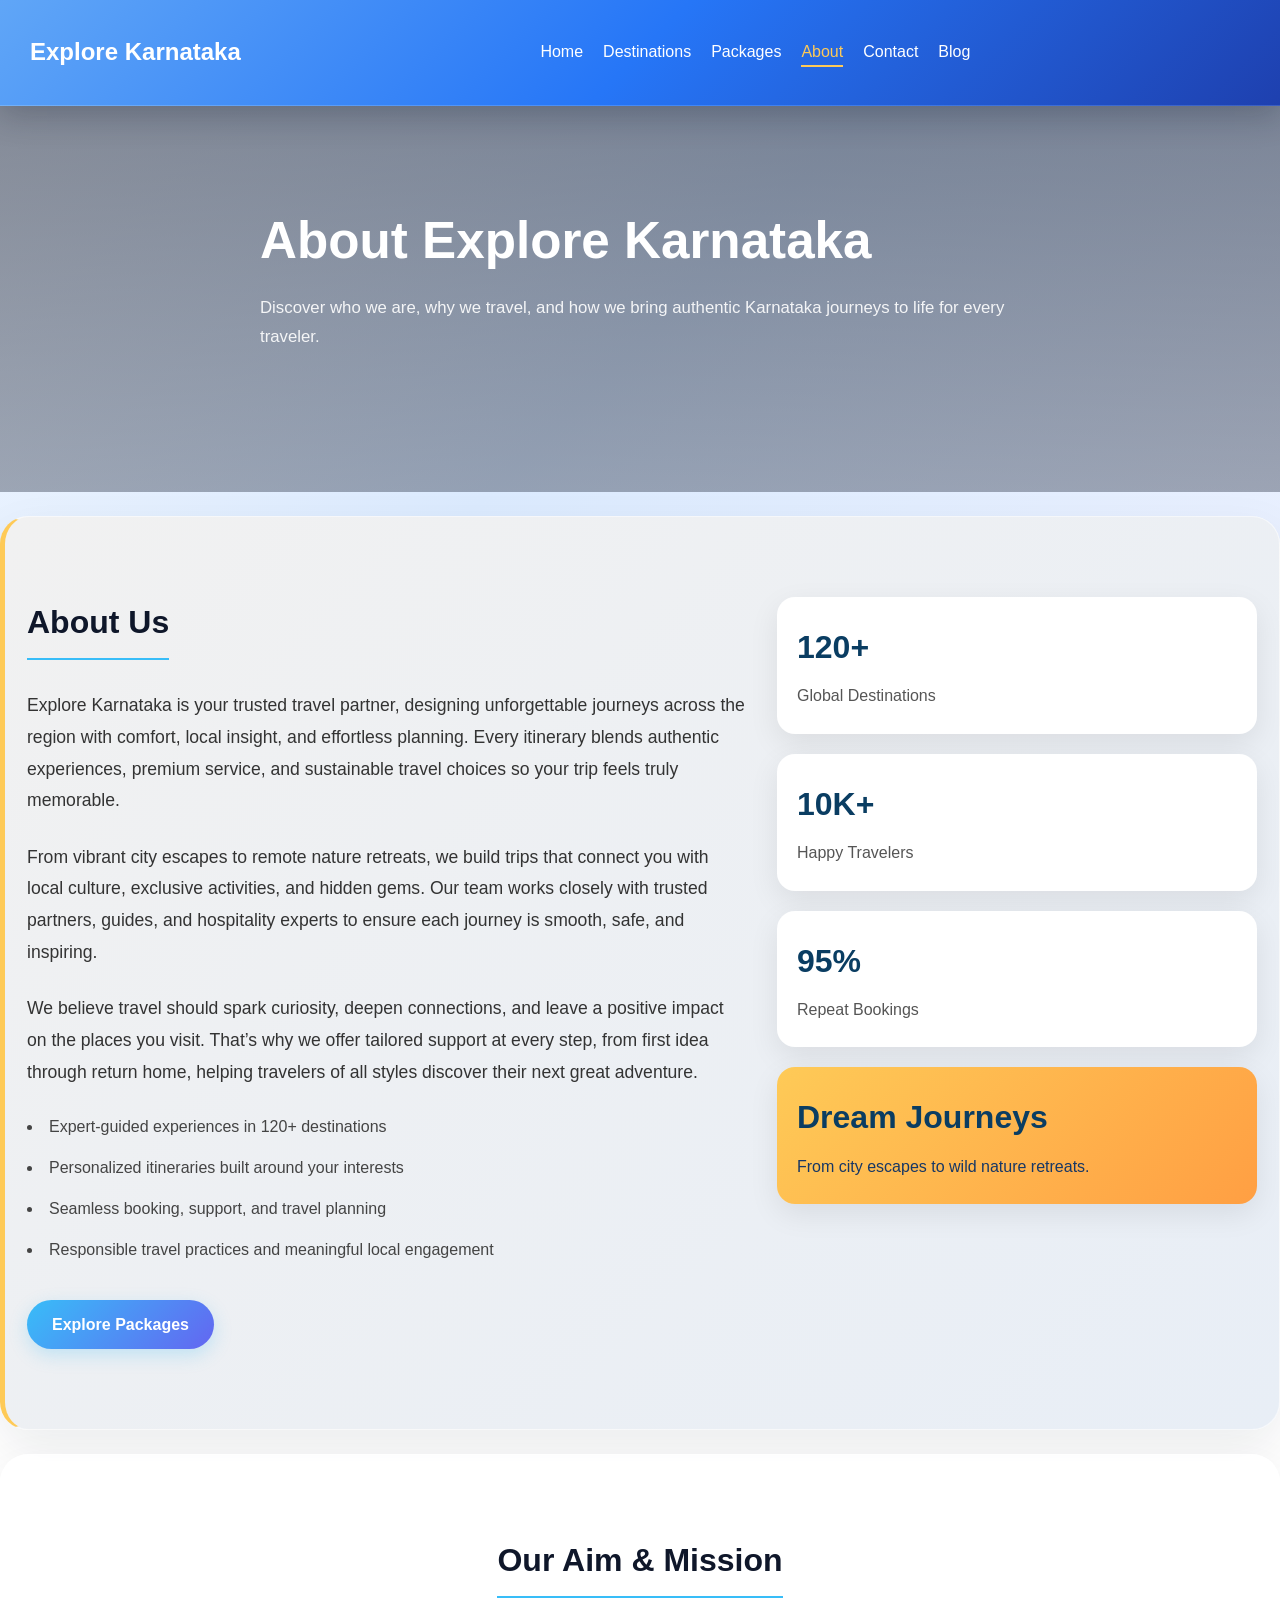
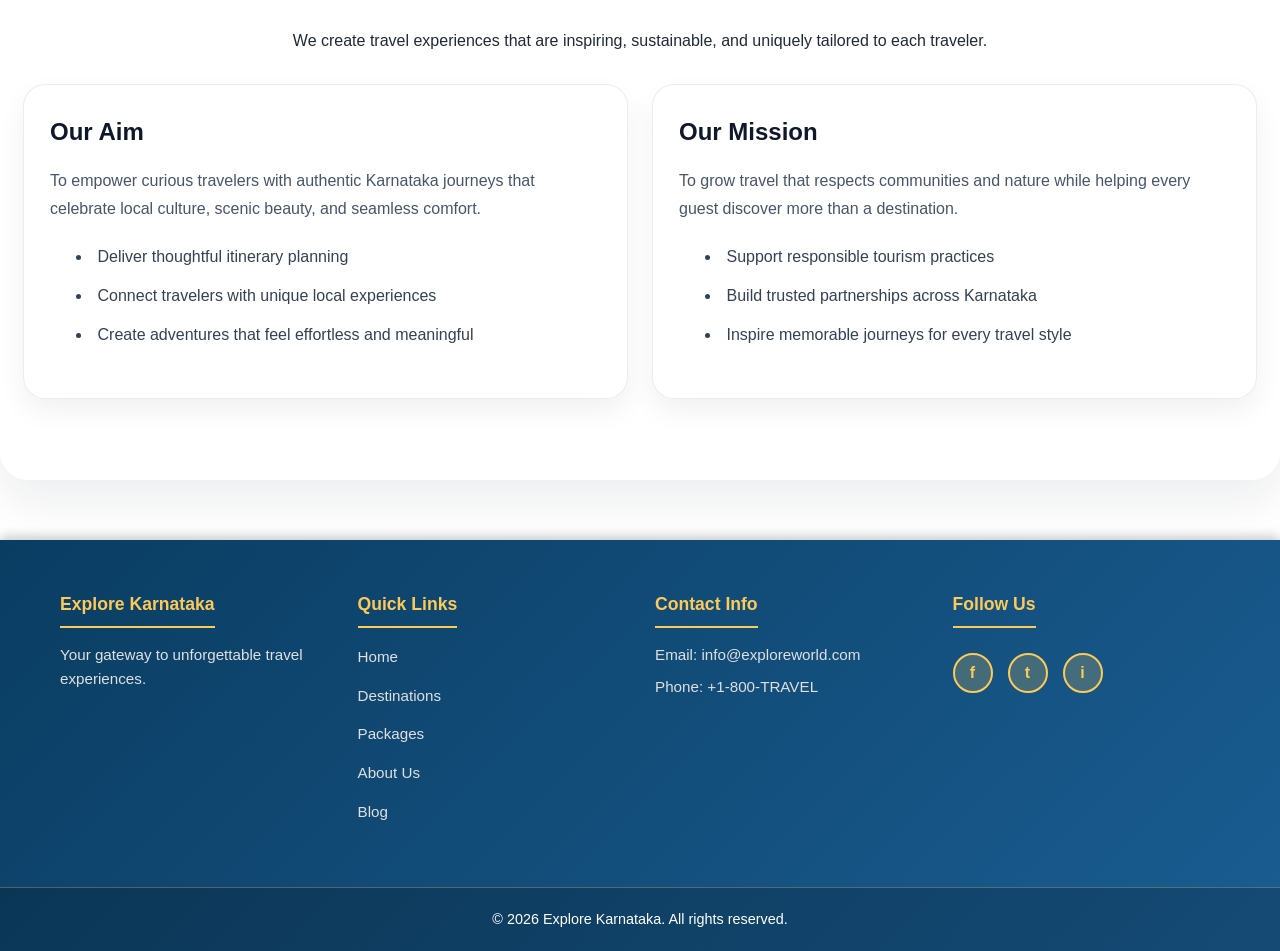
<file: about.html>
<!DOCTYPE html>
<html lang="en">
<head>
    <meta charset="UTF-8">
    <meta name="viewport" content="width=device-width, initial-scale=1.0">
    <title>About - Explore Karnataka</title>
    <link rel="stylesheet" href="styles.css">
</head>
<body>

<header>
    <nav class="navbar">
        <div class="logo">Explore Karnataka</div>
        <ul class="nav-links">
            <li><a href="index.html">Home</a></li>
            <li><a href="destinations.html">Destinations</a></li>
            <li><a href="packages.html">Packages</a></li>
            <li><a href="about.html" class="active">About</a></li>
            <li><a href="contact.html">Contact</a></li>
            <li><a href="blog.html">Blog</a></li>
        </ul>
    </nav>
</header>

<section class="small-hero" style="background-image: url('https://thumbs.dreamstime.com/b/vibrant-karnataka-landscape-famous-landmarks-depicted-iconic-against-sunset-background-imposing-hills-416110523.jpg');">
    <div>
        <h1>About Explore Karnataka</h1>
        <p>Discover who we are, why we travel, and how we bring authentic Karnataka journeys to life for every traveler.</p>
    </div>
</section>

<section class="section about">
    <div class="about-grid">
        <div class="about-text">
            <h2>About Us</h2>
            <p>
                Explore Karnataka is your trusted travel partner, designing unforgettable journeys across the region with comfort, local insight, and effortless planning.
                Every itinerary blends authentic experiences, premium service, and sustainable travel choices so your trip feels truly memorable.
            </p>
            <p>
                From vibrant city escapes to remote nature retreats, we build trips that connect you with local culture, exclusive activities, and hidden gems.
                Our team works closely with trusted partners, guides, and hospitality experts to ensure each journey is smooth, safe, and inspiring.
            </p>
            <p>
                We believe travel should spark curiosity, deepen connections, and leave a positive impact on the places you visit. That’s why we offer tailored support at every step,
                from first idea through return home, helping travelers of all styles discover their next great adventure.
            </p>
            <ul>
                <li>Expert-guided experiences in 120+ destinations</li>
                <li>Personalized itineraries built around your interests</li>
                <li>Seamless booking, support, and travel planning</li>
                <li>Responsible travel practices and meaningful local engagement</li>
            </ul>
            <a class="btn" href="packages.html">Explore Packages</a>
        </div>
        <div class="about-stats">
            <div class="stat">
                <h3>120+</h3>
                <p>Global Destinations</p>
            </div>
            <div class="stat">
                <h3>10K+</h3>
                <p>Happy Travelers</p>
            </div>
            <div class="stat">
                <h3>95%</h3>
                <p>Repeat Bookings</p>
            </div>
            <div class="stat-highlight">
                <h3>Dream Journeys</h3>
                <p>From city escapes to wild nature retreats.</p>
            </div>
        </div>
    </div>
</section>

<section class="section aim-mission">
        <div class="section-header">
            <h2>Our Aim & Mission</h2>
            <p>We create travel experiences that are inspiring, sustainable, and uniquely tailored to each traveler.</p>
        </div>
        <div class="aim-mission-grid">
            <div class="aim-mission-card">
                <h3>Our Aim</h3>
                <p>To empower curious travelers with authentic Karnataka journeys that celebrate local culture, scenic beauty, and seamless comfort.</p>
                <ul>
                    <li>Deliver thoughtful itinerary planning</li>
                    <li>Connect travelers with unique local experiences</li>
                    <li>Create adventures that feel effortless and meaningful</li>
                </ul>
            </div>
            <div class="aim-mission-card">
                <h3>Our Mission</h3>
                <p>To grow travel that respects communities and nature while helping every guest discover more than a destination.</p>
                <ul>
                    <li>Support responsible tourism practices</li>
                    <li>Build trusted partnerships across Karnataka</li>
                    <li>Inspire memorable journeys for every travel style</li>
                </ul>
            </div>
        </div>
    </section>

<footer>
    <div class="footer-container">
        <div class="footer-section">
            <h4>Explore Karnataka</h4>
            <p>Your gateway to unforgettable travel experiences.</p>
        </div>
        <div class="footer-section">
            <h4>Quick Links</h4>
            <ul>
                <li><a href="index.html">Home</a></li>
                <li><a href="destinations.html">Destinations</a></li>
                <li><a href="packages.html">Packages</a></li>
                <li><a href="about.html">About Us</a></li>
                <li><a href="blog.html">Blog</a></li>
            </ul>
        </div>
        <div class="footer-section">
            <h4>Contact Info</h4>
            <p>Email: info@exploreworld.com</p>
            <p>Phone: +1-800-TRAVEL</p>
        </div>
        <div class="footer-section">
            <h4>Follow Us</h4>
            <div class="social-links">
                <a href="#" class="social-icon">f</a>
                <a href="#" class="social-icon">t</a>
                <a href="#" class="social-icon">i</a>
            </div>
        </div>
    </div>
    
    <div class="footer-bottom">
        <p>&copy; 2026 Explore Karnataka. All rights reserved.</p>
    </div>
</footer>

</body>
</html>
</file>
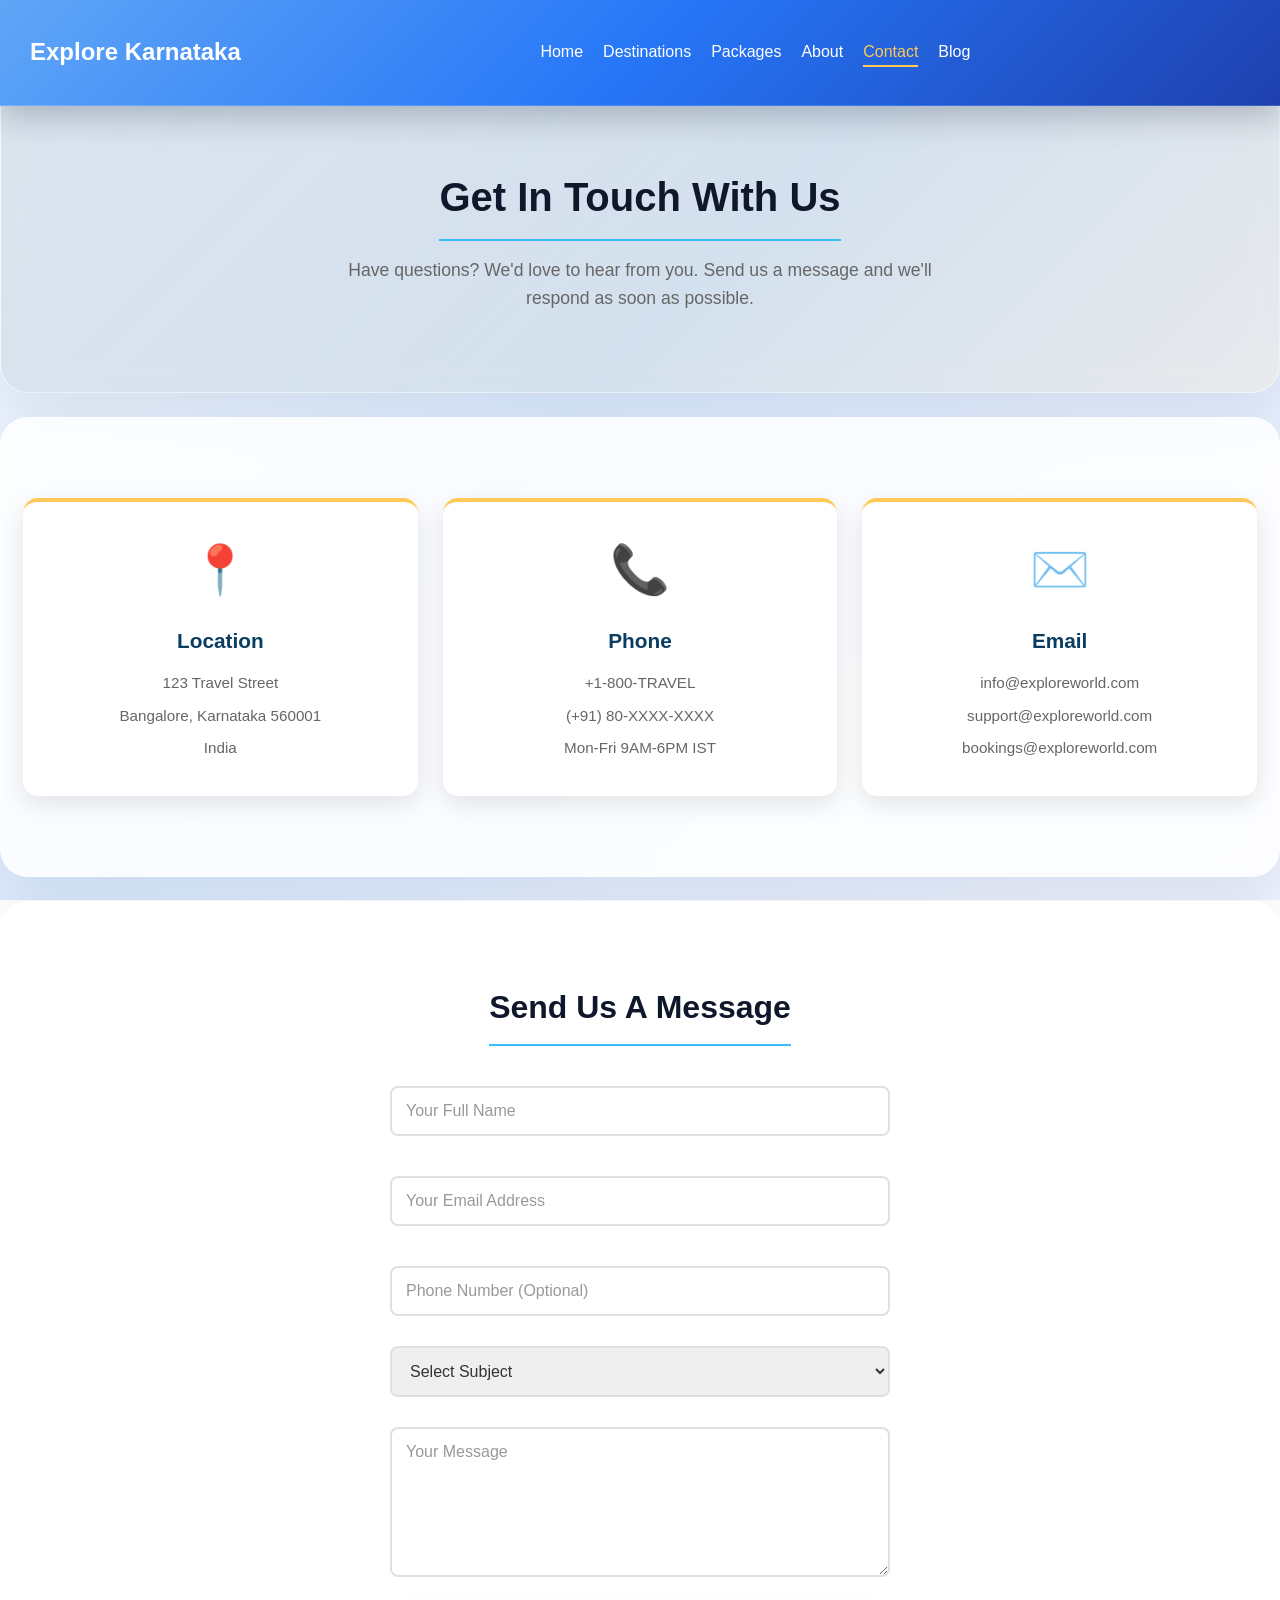
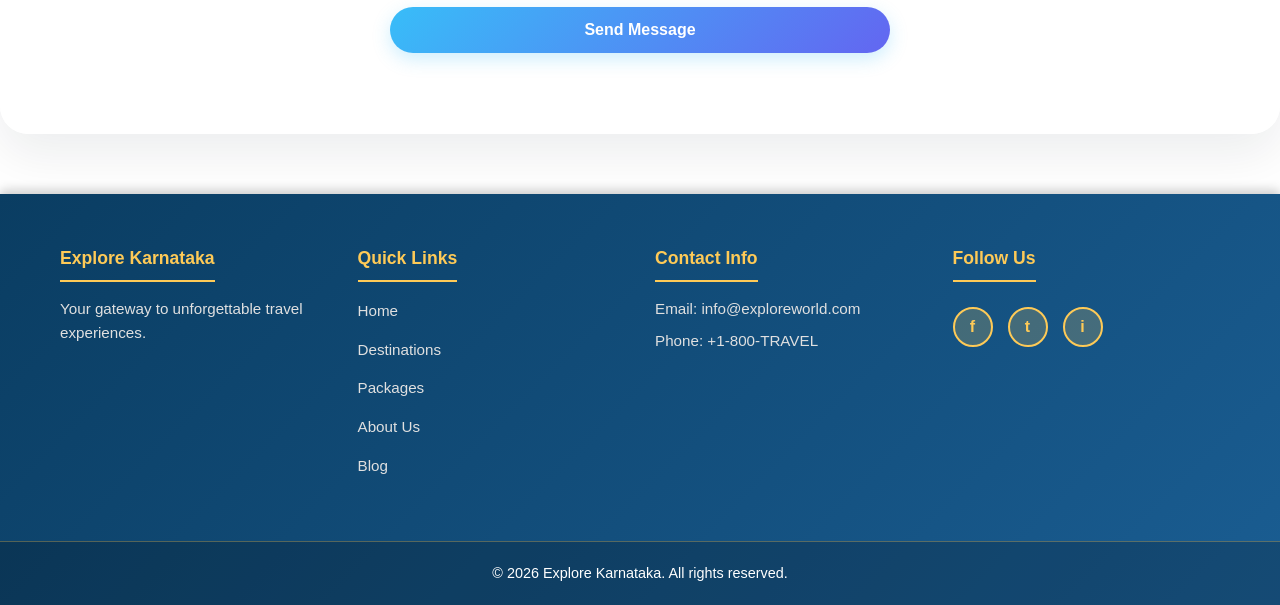
<file: contact.html>
<!DOCTYPE html>
<html lang="en">
<head>
    <meta charset="UTF-8">
    <meta name="viewport" content="width=device-width, initial-scale=1.0">
    <title>Contact Us - Explore Karnataka</title>
    <link rel="stylesheet" href="styles.css">
</head>
<body>

<header>
    <nav class="navbar">
        <div class="logo">Explore Karnataka</div>
        <ul class="nav-links">
            <li><a href="index.html">Home</a></li>
            <li><a href="destinations.html">Destinations</a></li>
            <li><a href="packages.html">Packages</a></li>
            <li><a href="about.html">About</a></li>
            <li><a href="contact.html" class="active">Contact</a></li>
            <li><a href="blog.html">Blog</a></li>
        </ul>
    </nav>
</header>

<section class="section contact-header">
    <h2>Get In Touch With Us</h2>
    <p>Have questions? We'd love to hear from you. Send us a message and we'll respond as soon as possible.</p>
</section>

<section class="section contact-content">
    <div class="contact-info-cards">
        <div class="info-card">
            <div class="info-icon">📍</div>
            <h3>Location</h3>
            <p>123 Travel Street</p>
            <p>Bangalore, Karnataka 560001</p>
            <p>India</p>
        </div>
        <div class="info-card">
            <div class="info-icon">📞</div>
            <h3>Phone</h3>
            <p>+1-800-TRAVEL</p>
            <p>(+91) 80-XXXX-XXXX</p>
            <p>Mon-Fri 9AM-6PM IST</p>
        </div>
        <div class="info-card">
            <div class="info-icon">✉️</div>
            <h3>Email</h3>
            <p>info@exploreworld.com</p>
            <p>support@exploreworld.com</p>
            <p>bookings@exploreworld.com</p>
        </div>
    </div>
</section>

<section class="section contact-form-section">
    <div class="form-container">
        <h2>Send Us A Message</h2>
        <form action="success.html" class="contact-form">
            <div class="form-group">
                <input type="text" placeholder="Your Full Name" required>
            </div>
            <div class="form-group">
                <input type="email" placeholder="Your Email Address" required>
            </div>
            <div class="form-group">
                <input type="tel" placeholder="Phone Number (Optional)">
            </div>
            <div class="form-group">
                <select required>
                    <option value="">Select Subject</option>
                    <option value="general">General Inquiry</option>
                    <option value="booking">Booking Assistance</option>
                    <option value="feedback">Feedback</option>
                    <option value="support">Support</option>
                </select>
            </div>
            <div class="form-group">
                <textarea placeholder="Your Message" rows="6" required></textarea>
            </div>
            <button type="submit" class="btn">Send Message</button>
        </form>
    </div>
</section>

<footer>
    <div class="footer-container">
        <div class="footer-section">
            <h4>Explore Karnataka</h4>
            <p>Your gateway to unforgettable travel experiences.</p>
        </div>
        <div class="footer-section">
            <h4>Quick Links</h4>
            <ul>
                <li><a href="index.html">Home</a></li>
                <li><a href="destinations.html">Destinations</a></li>
                <li><a href="packages.html">Packages</a></li>
                <li><a href="about.html">About Us</a></li>
                <li><a href="blog.html">Blog</a></li>
            </ul>
        </div>
        <div class="footer-section">
            <h4>Contact Info</h4>
            <p>Email: info@exploreworld.com</p>
            <p>Phone: +1-800-TRAVEL</p>
        </div>
        <div class="footer-section">
            <h4>Follow Us</h4>
            <div class="social-links">
                <a href="#" class="social-icon">f</a>
                <a href="#" class="social-icon">t</a>
                <a href="#" class="social-icon">i</a>
            </div>
        </div>
    </div>
    <div class="footer-bottom">
        <p>&copy; 2026 Explore Karnataka. All rights reserved.</p>
    </div>
</footer>

</body>
</html>
</file>
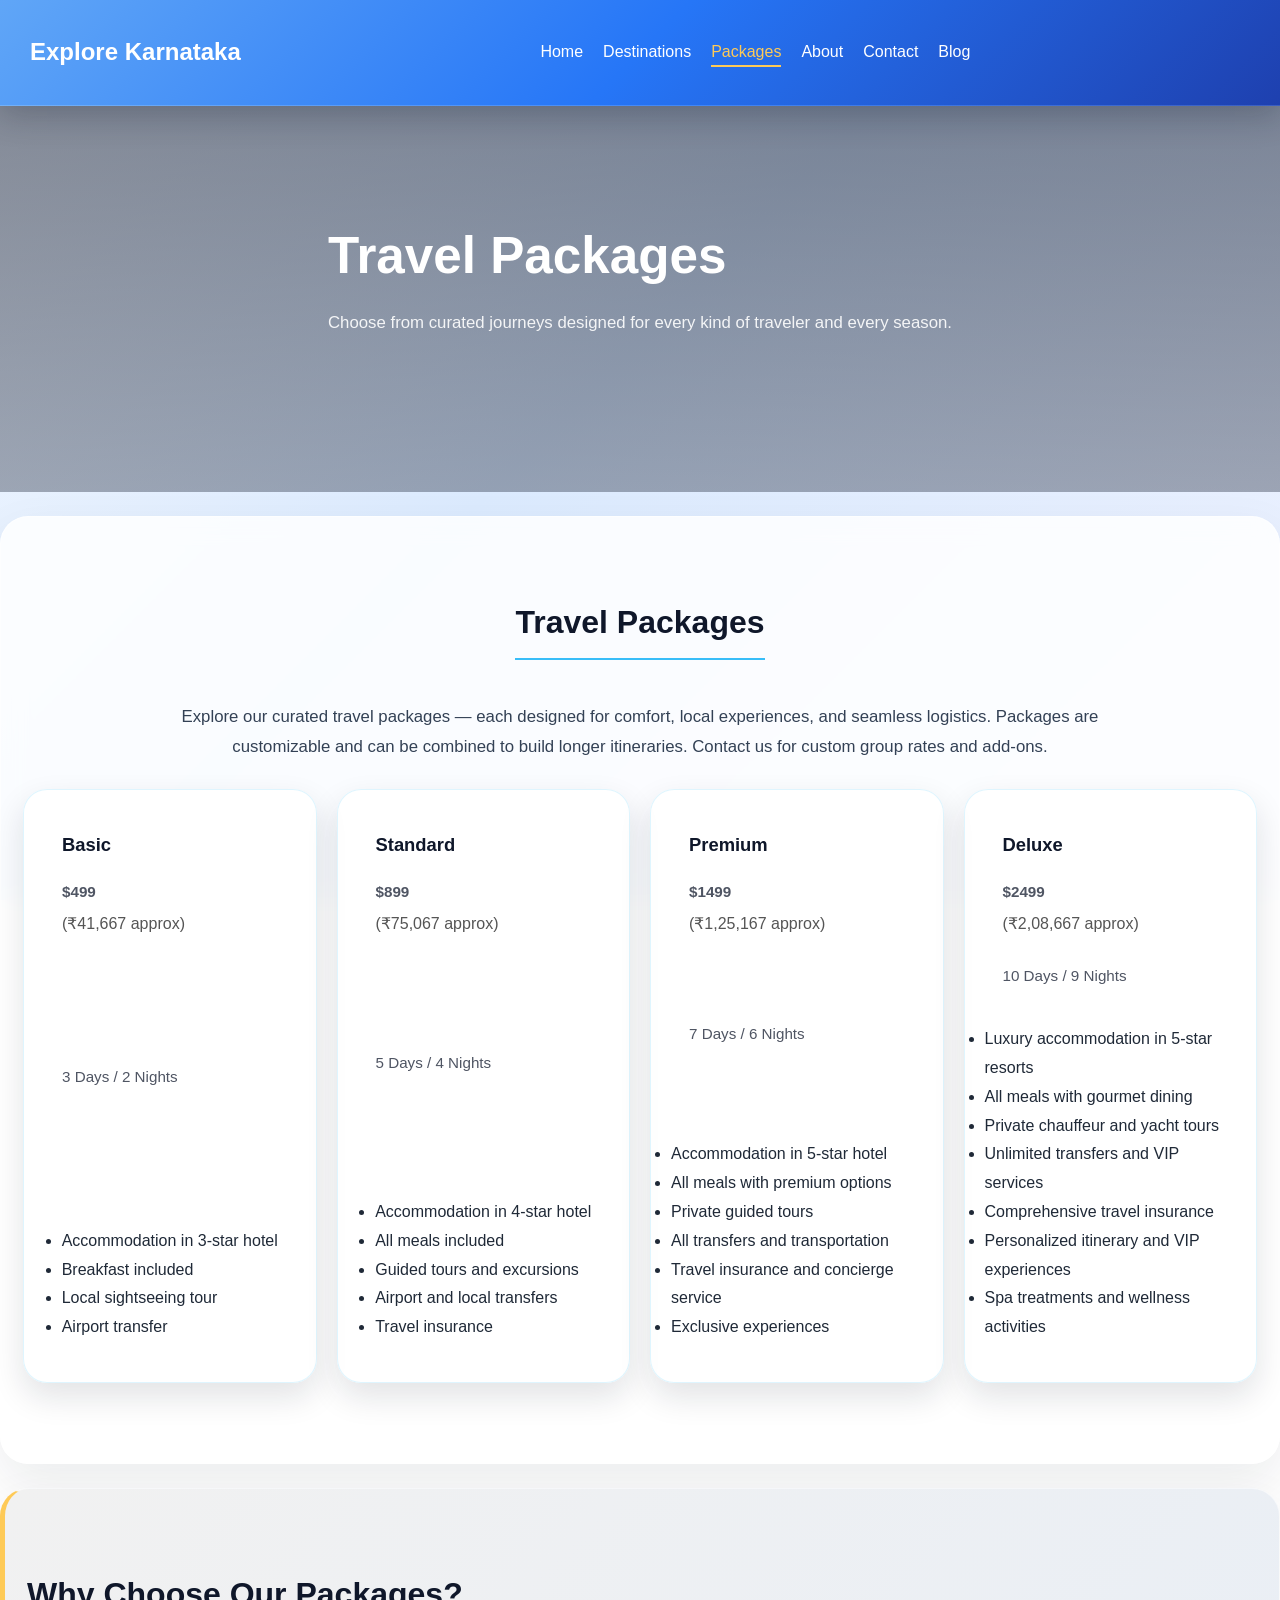
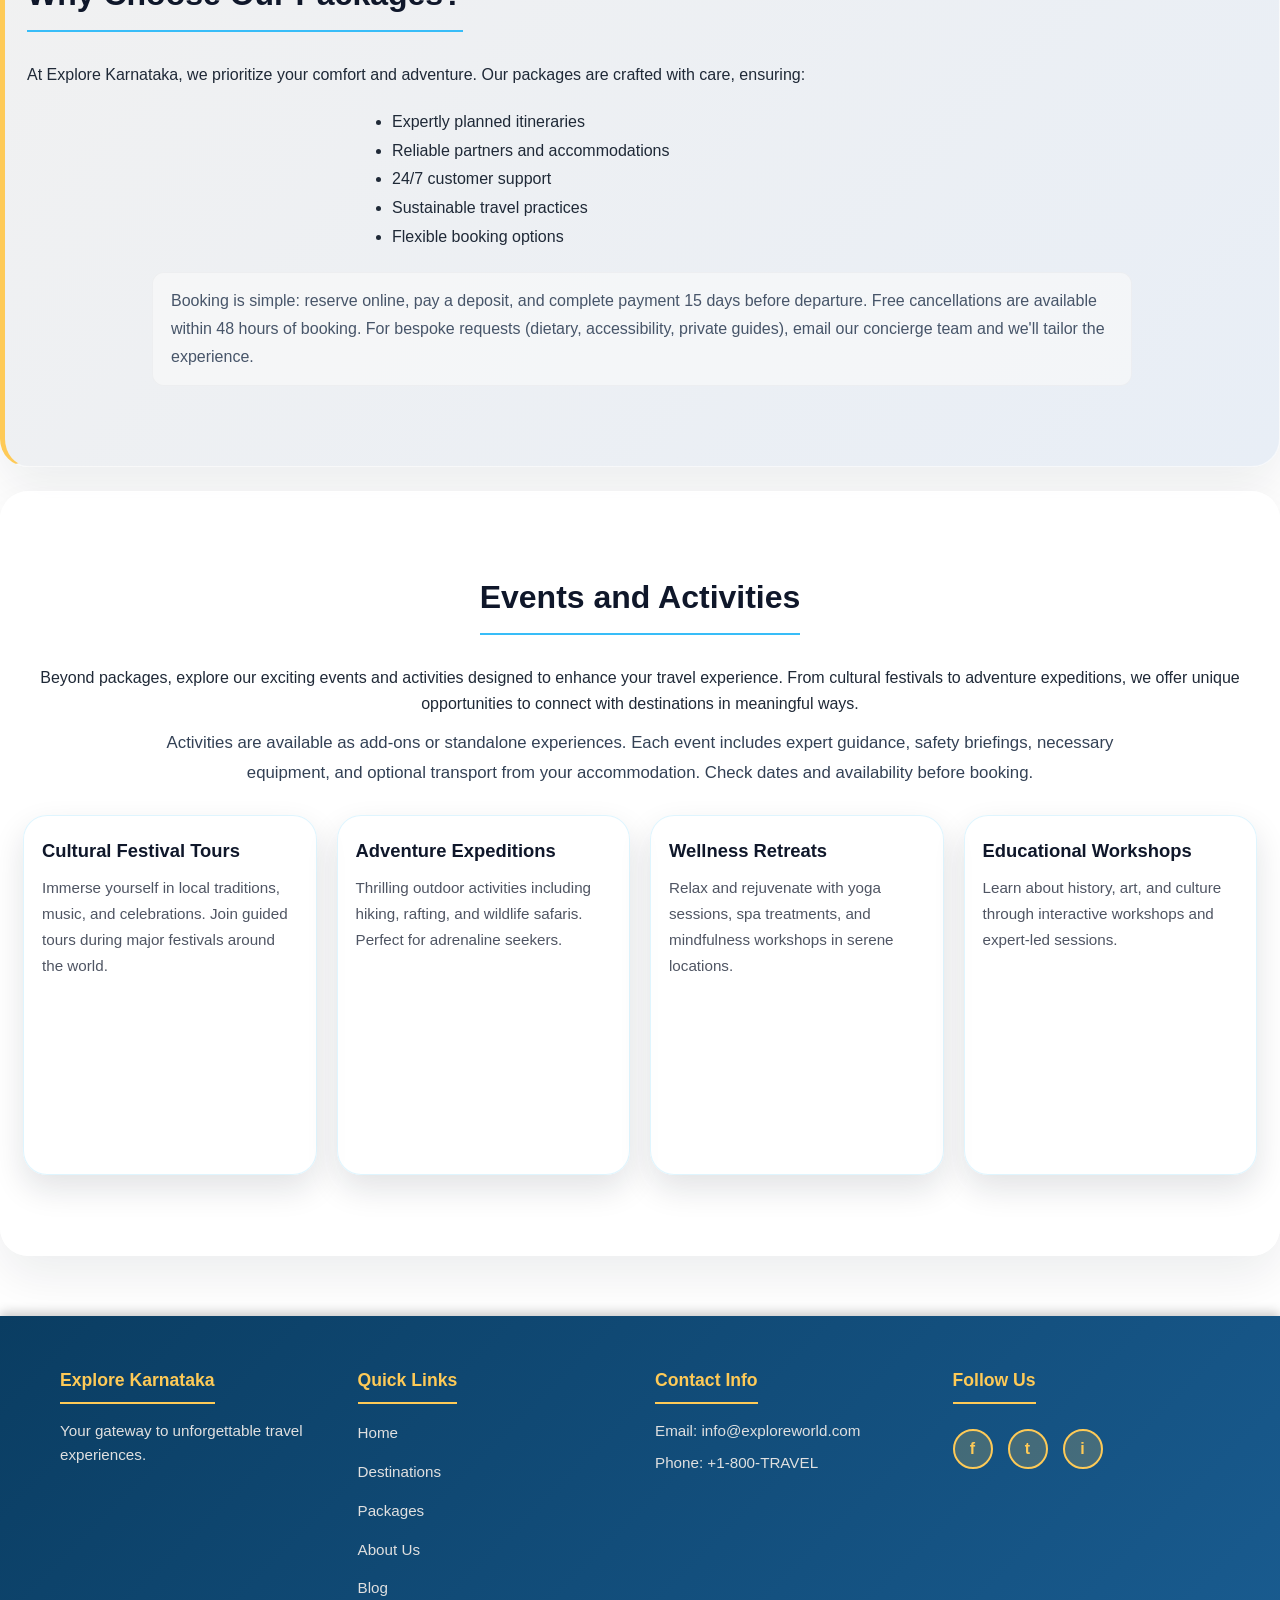
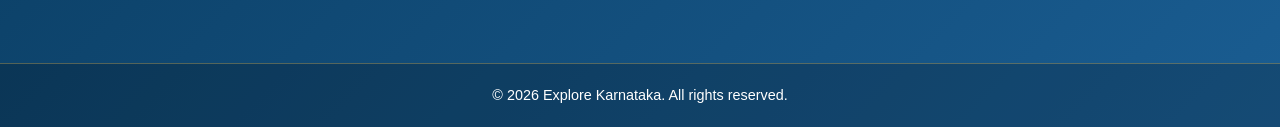
<file: packages.html>
<!DOCTYPE html>
<html lang="en">
<head>
    <meta charset="UTF-8">
    <meta name="viewport" content="width=device-width, initial-scale=1.0">
    <title>Packages - Explore Karnataka</title>
    <link rel="stylesheet" href="styles.css">
</head>
<body>

<header>
    <nav class="navbar">
        <div class="logo">Explore Karnataka</div>
        <ul class="nav-links">
            <li><a href="index.html">Home</a></li>
            <li><a href="destinations.html">Destinations</a></li>
            <li><a href="packages.html" class="active">Packages</a></li>
            <li><a href="about.html">About</a></li>
            <li><a href="contact.html">Contact</a></li>
            <li><a href="blog.html">Blog</a></li>
        </ul>
    </nav>
</header>

<section class="small-hero" style="background-image: url('https://www.holidify.com/images/cmsuploads/compressed/Someshwara-Beach_20200605162022.jpg');">
    <div>
        <h1>Travel Packages</h1>
        <p>Choose from curated journeys designed for every kind of traveler and every season.</p>
    </div>
</section>

<section class="section">
    <h2>Travel Packages</h2>
    <p class="section-intro">Explore our curated travel packages — each designed for comfort, local experiences, and seamless logistics. Packages are customizable and can be combined to build longer itineraries. Contact us for custom group rates and add-ons.</p>
    <div class="grid">
        <div class="card package">
            <h3>Basic</h3>
            <p class="price">$499 <span class="price-inr"></span></p>
            <p>3 Days / 2 Nights</p>
            <ul>
                <li>Accommodation in 3-star hotel</li>
                <li>Breakfast included</li>
                <li>Local sightseeing tour</li>
                <li>Airport transfer</li>
            </ul>
        </div>
        <div class="card package">
            <h3>Standard</h3>
            <p class="price">$899 <span class="price-inr"></span></p>
            <p>5 Days / 4 Nights</p>
            <ul>
                <li>Accommodation in 4-star hotel</li>
                <li>All meals included</li>
                <li>Guided tours and excursions</li>
                <li>Airport and local transfers</li>
                <li>Travel insurance</li>
            </ul>
        </div>
        <div class="card package">
            <h3>Premium</h3>
            <p class="price">$1499 <span class="price-inr"></span></p>
            <p>7 Days / 6 Nights</p>
            <ul>
                <li>Accommodation in 5-star hotel</li>
                <li>All meals with premium options</li>
                <li>Private guided tours</li>
                <li>All transfers and transportation</li>
                <li>Travel insurance and concierge service</li>
                <li>Exclusive experiences</li>
            </ul>
        </div>
        <div class="card package">
            <h3>Deluxe</h3>
            <p class="price">$2499 <span class="price-inr"></span></p>
            <p>10 Days / 9 Nights</p>
            <ul>
                <li>Luxury accommodation in 5-star resorts</li>
                <li>All meals with gourmet dining</li>
                <li>Private chauffeur and yacht tours</li>
                <li>Unlimited transfers and VIP services</li>
                <li>Comprehensive travel insurance</li>
                <li>Personalized itinerary and VIP experiences</li>
                <li>Spa treatments and wellness activities</li>
            </ul>
        </div>
    </div>
</section>

<section class="section about">
    <h2>Why Choose Our Packages?</h2>
    <p>At Explore Karnataka, we prioritize your comfort and adventure. Our packages are crafted with care, ensuring:</p>
    <ul>
        <li>Expertly planned itineraries</li>
        <li>Reliable partners and accommodations</li>
        <li>24/7 customer support</li>
        <li>Sustainable travel practices</li>
        <li>Flexible booking options</li>
    </ul>
    <p class="section-details">Booking is simple: reserve online, pay a deposit, and complete payment 15 days before departure. Free cancellations are available within 48 hours of booking. For bespoke requests (dietary, accessibility, private guides), email our concierge team and we'll tailor the experience.</p>
</section>

<section class="section">
    <h2>Events and Activities</h2>
    <p>Beyond packages, explore our exciting events and activities designed to enhance your travel experience. From cultural festivals to adventure expeditions, we offer unique opportunities to connect with destinations in meaningful ways.</p>
    <p class="section-intro">Activities are available as add-ons or standalone experiences. Each event includes expert guidance, safety briefings, necessary equipment, and optional transport from your accommodation. Check dates and availability before booking.</p>
    <div class="grid">
        <div class="card">
            <h3>Cultural Festival Tours</h3>
            <p>Immerse yourself in local traditions, music, and celebrations. Join guided tours during major festivals around the world.</p>
        </div>
        <div class="card">
            <h3>Adventure Expeditions</h3>
            <p>Thrilling outdoor activities including hiking, rafting, and wildlife safaris. Perfect for adrenaline seekers.</p>
        </div>
        <div class="card">
            <h3>Wellness Retreats</h3>
            <p>Relax and rejuvenate with yoga sessions, spa treatments, and mindfulness workshops in serene locations.</p>
        </div>
        <div class="card">
            <h3>Educational Workshops</h3>
            <p>Learn about history, art, and culture through interactive workshops and expert-led sessions.</p>
        </div>
    </div>
</section>


<script>
    const usdToInrRate = 83.5; // approximate conversion rate
    document.querySelectorAll('.price').forEach(priceEl => {
        const usdText = priceEl.textContent.trim().match(/\$(\d+(?:\.\d+)?)/);
        if (usdText) {
            const usdValue = parseFloat(usdText[1]);
            const inrValue = Math.round(usdValue * usdToInrRate);
            const inrSpan = priceEl.querySelector('.price-inr');
            if (inrSpan) {
                inrSpan.textContent = ` (₹${inrValue.toLocaleString('en-IN')} approx)`;
            }
        }
    });
</script>

<footer>
    <div class="footer-container">
        <div class="footer-section">
            <h4>Explore Karnataka</h4>
            <p>Your gateway to unforgettable travel experiences.</p>
        </div>
        <div class="footer-section">
            <h4>Quick Links</h4>
            <ul>
                <li><a href="index.html">Home</a></li>
                <li><a href="destinations.html">Destinations</a></li>
                <li><a href="packages.html">Packages</a></li>
                <li><a href="about.html">About Us</a></li>
                <li><a href="blog.html">Blog</a></li>
            </ul>
        </div>
        <div class="footer-section">
            <h4>Contact Info</h4>
            <p>Email: info@exploreworld.com</p>
            <p>Phone: +1-800-TRAVEL</p>
        </div>
        <div class="footer-section">
            <h4>Follow Us</h4>
            <div class="social-links">
                <a href="#" class="social-icon">f</a>
                <a href="#" class="social-icon">t</a>
                <a href="#" class="social-icon">i</a>
            </div>
        </div>
    </div>
    <div class="footer-bottom">
        <p>&copy; 2026 Explore Karnataka. All rights reserved.</p>
    </div>
</footer>
</body>
</html>
</file>
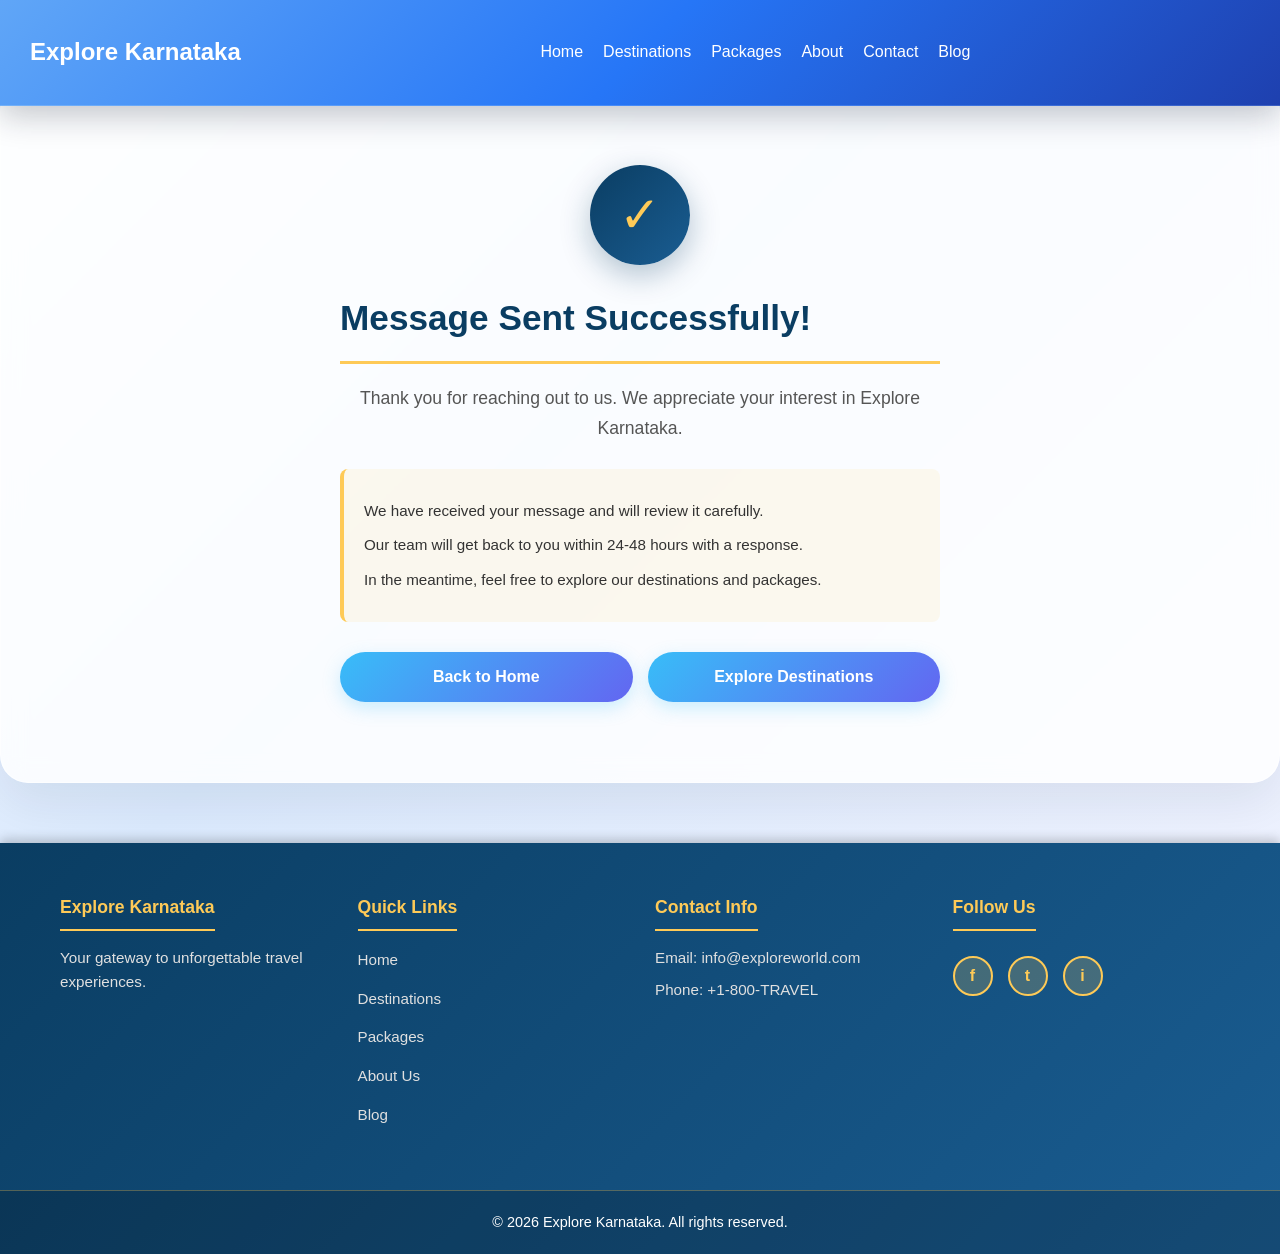
<file: success.html>
<!DOCTYPE html>
<html lang="en">
<head>
    <meta charset="UTF-8">
    <meta name="viewport" content="width=device-width, initial-scale=1.0">
    <title>Success - Explore Karnataka</title>
    <link rel="stylesheet" href="styles.css">
</head>
<body>

<header>
    <nav class="navbar">
        <div class="logo">Explore Karnataka</div>
        <ul class="nav-links">
            <li><a href="index.html">Home</a></li>
            <li><a href="destinations.html">Destinations</a></li>
            <li><a href="packages.html">Packages</a></li>
            <li><a href="about.html">About</a></li>
            <li><a href="contact.html">Contact</a></li>
            <li><a href="blog.html">Blog</a></li>
        </ul>
    </nav>
</header>

<section class="section success-section">
    <div class="success-container">
        <div class="success-icon">✓</div>
        <h2>Message Sent Successfully!</h2>
        <p class="success-message">Thank you for reaching out to us. We appreciate your interest in Explore Karnataka.</p>
        <div class="success-details">
            <p>We have received your message and will review it carefully.</p>
            <p>Our team will get back to you within 24-48 hours with a response.</p>
            <p>In the meantime, feel free to explore our destinations and packages.</p>
        </div>
        <div class="success-actions">
            <a href="index.html" class="btn">Back to Home</a>
            <a href="destinations.html" class="btn">Explore Destinations</a>
        </div>
    </div>
</section>

<footer>
    <div class="footer-container">
        <div class="footer-section">
            <h4>Explore Karnataka</h4>
            <p>Your gateway to unforgettable travel experiences.</p>
        </div>
        <div class="footer-section">
            <h4>Quick Links</h4>
            <ul>
                <li><a href="index.html">Home</a></li>
                <li><a href="destinations.html">Destinations</a></li>
                <li><a href="packages.html">Packages</a></li>
                <li><a href="about.html">About Us</a></li>
                <li><a href="blog.html">Blog</a></li>
            </ul>
        </div>
        <div class="footer-section">
            <h4>Contact Info</h4>
            <p>Email: info@exploreworld.com</p>
            <p>Phone: +1-800-TRAVEL</p>
        </div>
        <div class="footer-section">
            <h4>Follow Us</h4>
            <div class="social-links">
                <a href="#" class="social-icon">f</a>
                <a href="#" class="social-icon">t</a>
                <a href="#" class="social-icon">i</a>
            </div>
        </div>
    </div>
    <div class="footer-bottom">
        <p>&copy; 2026 Explore Karnataka. All rights reserved.</p>
    </div>
</footer>

</body>
</html>
</file>
<file: styles.css>
/* =====================
   RESET & GLOBAL
===================== */
* {
    margin: 0;
    padding: 0;
    box-sizing: border-box;
}

html {
    scroll-behavior: smooth;
}
body {
    font-family: 'Segoe UI', Arial, sans-serif;
    line-height: 1.6;
    color: #1f2937;
    background: linear-gradient(135deg, #f5f9ff 0%, #dbeafe 45%, #eef2ff 100%);
    background-attachment: fixed;
    min-height: 100vh;
    padding-top: 60px;
    overflow-x: hidden;
}

h2 {
    border-bottom: 2px solid #38bdf8;
    padding-bottom: 10px;
    display: inline-block;
}

/* =====================
   NAVBAR
===================== */
.navbar {
    display: flex;
    justify-content: space-between;
    align-items: center;
    padding: 18px 30px;
    background: linear-gradient(135deg, #60a6f7 0%, #2676f7 50%, #1e40af 100%);
    color: white;
    box-shadow: 0 10px 30px rgba(15, 23, 42, 0.24);
    transition: all 0.3s ease;
    position: fixed;
    top: 0;
    left: 0;
    right: 0;
    z-index: 1000;
    width: 100%;
    backdrop-filter: blur(12px);
    border-bottom: 1px solid rgba(255, 255, 255, 0.12);
}

.navbar.scrolled {
    background: linear-gradient(135deg, #60a6f7 0%, #2676f7 50%, #1e40af 100%);
    box-shadow: 0 4px 16px rgba(15, 23, 42, 0.28);
}

.logo {
    font-size: 1.5rem;
    font-weight: bold;
}

.nav-links {
    list-style: none;
    display: flex;
    margin-left: auto;
    justify-content: flex-end;
}

.nav-links li {
    margin-left: 20px;
}

.nav-links a {
    color: white;
    text-decoration: none;
    transition: all 0.3s ease;
    font-weight: 500;
    border-bottom: 2px solid transparent;
    padding-bottom: 5px;
}

.nav-links a:hover,
.nav-links a.active {
    color: #feca57;
    border-bottom-color: #feca57;
}

/* =====================
   HERO SECTION
===================== */
.hero {
    height: 95vh;
    background: url('https://b3681537.smushcdn.com/3681537/wp-content/uploads/2025/12/off-beat-places-in-karnataka-1536x864.jpg?lossy=2&strip=1&webp=1') no-repeat center/cover;
    display: flex;
    justify-content: center;
    align-items: center;
    text-align: center;
    color: white;
    padding: 20px;
    position: relative;
    overflow: hidden;
}

.hero::before {
    content: '';
    position: absolute;
    inset: 0;
    background: radial-gradient(circle at top left, rgba(56, 189, 248, 0.28), transparent 25%),
                radial-gradient(circle at bottom right, rgba(99, 102, 241, 0.18), transparent 28%);
    z-index: 1;
}

.hero-background {
    position: absolute;
    top: 0;
    left: 0;
    right: 0;
    bottom: 0;
    z-index: 0;
}

.animated-bg {
    position: absolute;
    top: 0;
    left: 0;
    right: 0;
    bottom: 0;
    background: linear-gradient(135deg, rgba(15, 23, 42, 0.7) 0%, rgba(56, 189, 248, 0.35) 100%);
    animation: backgroundShift 8s ease-in-out infinite;
}

.hero-particles {
    position: absolute;
    top: 0;
    left: 0;
    right: 0;
    bottom: 0;
    overflow: hidden;
}

.particle {
    position: absolute;
    width: 4px;
    height: 4px;
    background: rgba(56, 189, 248, 0.6);
    border-radius: 50%;
    animation: float 20s infinite;
}

.particle:nth-child(1) {
    width: 80px;
    height: 80px;
    left: 10%;
    top: 10%;
    opacity: 0.1;
    animation: float 20s infinite;
}

.particle:nth-child(2) {
    width: 60px;
    height: 60px;
    right: 15%;
    top: 20%;
    opacity: 0.1;
    animation: float 25s infinite reverse;
}

.particle:nth-child(3) {
    width: 50px;
    height: 50px;
    left: 50%;
    bottom: 10%;
    opacity: 0.08;
    animation: float 30s infinite;
}

.particle:nth-child(4) {
    width: 40px;
    height: 40px;
    right: 25%;
    bottom: 20%;
    opacity: 0.1;
    animation: float 22s infinite reverse;
}

.particle:nth-child(5) {
    width: 70px;
    height: 70px;
    left: 20%;
    bottom: 30%;
    opacity: 0.08;
    animation: float 28s infinite;
}

.hero-content {
    position: relative;
    z-index: 2;
    animation: slideInUp 1s ease-out;
    max-width: 760px;
    margin: 0 auto;
    padding: 0;
    border-radius: 0;
    background: transparent;
    box-shadow: none;
    backdrop-filter: none;
    border: none;
}

.hero-home {
    text-align: center;
}

.hero-badge {
    display: inline-block;
    background: rgba(56, 189, 248, 0.95);
    color: #0f172a;
    border-radius: 999px;
    padding: 10px 22px;
    margin-bottom: 18px;
    font-weight: 700;
    letter-spacing: 0.5px;
    font-size: 0.95rem;
}

.hero-title {
    font-size: clamp(2.8rem, 5vw, 4.8rem);
    margin-bottom: 22px;
    font-weight: 700;
    animation: fadeInDown 1s ease-out 0.2s both;
    text-shadow: 2px 2px 12px rgba(15, 23, 42, 0.8);
    letter-spacing: 1px;
}

.hero-subtitle {
    font-size: clamp(1.05rem, 1.7vw, 1.55rem);
    margin: 0 auto 30px;
    animation: fadeInUp 1s ease-out 0.4s both;
    text-shadow: 1px 1px 6px rgba(15, 23, 42, 0.45);
    max-width: 700px;
    line-height: 1.8;
}

.hero-actions {
    display: flex;
    justify-content: center;
    flex-wrap: wrap;
    gap: 16px;
    margin-bottom: 28px;
}

.btn-secondary {
    background: rgba(255, 255, 255, 0.95);
    color: #1e293b;
    border: 2px solid rgba(255, 255, 255, 0.95);
}

.btn-secondary:hover {
    background: rgba(255, 255, 255, 1);
    color: #1e293b;
}

.hero-highlights {
    display: flex;
    justify-content: center;
    gap: 24px;
    flex-wrap: wrap;
    font-size: 0.95rem;
    color: #eef2ff;
    opacity: 0.98;
}

.hero-highlights div {
    background: rgba(15, 23, 42, 0.55);
    border-radius: 999px;
    padding: 12px 20px;
    min-width: 140px;
}

.hero-highlights strong {
    display: block;
    font-size: 1.3rem;
    color: #38bdf8;
    margin-bottom: 4px;
}

.hero-scroll-indicator {
    position: absolute;
    bottom: 40px;
    left: 50%;
    transform: translateX(-50%);
    z-index: 2;
    display: flex;
    flex-direction: column;
    gap: 8px;
    align-items: center;
}

.hero-scroll-indicator span {
    display: block;
    width: 4px;
    height: 12px;
    background: rgba(254, 202, 87, 0.8);
    border-radius: 2px;
    animation: scrollBounce 2s infinite;
}

.hero-scroll-indicator span:nth-child(2) {
    animation: scrollBounce 2s infinite 0.1s;
}

.hero-scroll-indicator span:nth-child(3) {
    animation: scrollBounce 2s infinite 0.2s;
}

@keyframes backgroundShift {
    0%, 100% {
        opacity: 0.5;
    }
    50% {
        opacity: 0.6;
    }
}

@keyframes float {
    0%, 100% {
        transform: translateY(0) translateX(0);
        opacity: 0.1;
    }
    25% {
        transform: translateY(-30px) translateX(20px);
        opacity: 0.15;
    }
    50% {
        transform: translateY(-60px) translateX(-20px);
        opacity: 0.1;
    }
    75% {
        transform: translateY(-30px) translateX(20px);
        opacity: 0.12;
    }
}

@keyframes slideInUp {
    from {
        opacity: 0;
        transform: translateY(40px);
    }
    to {
        opacity: 1;
        transform: translateY(0);
    }
}

@keyframes fadeInDown {
    from {
        opacity: 0;
        transform: translateY(-30px);
    }
    to {
        opacity: 1;
        transform: translateY(0);
    }
}

@keyframes fadeInUp {
    from {
        opacity: 0;
        transform: translateY(30px);
    }
    to {
        opacity: 1;
        transform: translateY(0);
    }
}

@keyframes scrollBounce {
    0%, 100% {
        transform: translateY(0);
        opacity: 0.4;
    }
    50% {
        transform: translateY(15px);
        opacity: 1;
    }
}

/* Small Hero (Destination pages) */
.small-hero {
    position: relative;
    min-height: 48vh;
    display: flex;
    justify-content: center;
    align-items: center;
    background-size: cover;
    background-position: center;
    color: white;
    padding: 40px 20px;
    overflow: hidden;
}

.small-hero::before {
    content: '';
    position: absolute;
    inset: 0;
    background: linear-gradient(180deg, rgba(15, 23, 42, 0.5), rgba(15, 23, 42, 0.35));
    z-index: 0;
}

.small-hero > * {
    position: relative;
    z-index: 1;
}

.small-hero h1 {
    font-size: clamp(2.2rem, 4vw, 3.2rem);
    margin-bottom: 12px;
}

.small-hero p {
    max-width: 760px;
    font-size: 1.05rem;
    color: rgba(255, 255, 255, 0.9);
    line-height: 1.7;
    margin: 0 auto;
}

/* =====================
   BUTTONS
===================== */
.btn {
    display: inline-block;
    padding: 12px 25px;
    background: linear-gradient(135deg, #38bdf8 0%, #6366f1 100%);
    color: white;
    text-decoration: none;
    border-radius: 25px;
    transition: all 0.3s ease;
    font-weight: bold;
    box-shadow: 0 6px 18px rgba(56, 189, 248, 0.25);
}

.btn:hover {
    background: linear-gradient(135deg, #22d3ee 0%, #4f46e5 100%);
    transform: translateY(-2px);
    box-shadow: 0 8px 24px rgba(212, 175, 55, 0.35);
}

.card .btn {
    display: inline-flex;
    padding: 9px 16px;
    font-size: 0.95rem;
    border-radius: 18px;
    margin: 0 0 18px 18px;
    width: fit-content;
}

/* =====================
   SECTIONS
===================== */
.section {
    padding: 80px 22px;
    text-align: center;
    background: rgba(255, 255, 255, 0.84);
    margin: 24px 0;
    border-radius: 28px;
    box-shadow: 0 20px 50px rgba(15, 23, 42, 0.08);
    border: 1px solid rgba(255, 255, 255, 0.55);
    backdrop-filter: blur(12px);
}

/* Intro and detail text inside sections */
.section .section-intro {
    max-width: 980px;
    margin: 12px auto 28px;
    font-size: 1.05rem;
    color: #334155;
    line-height: 1.75;
    text-align: center;
}

.section .section-details {
    max-width: 980px;
    margin: 18px auto 0;
    font-size: 1rem;
    color: #475569;
    line-height: 1.75;
    text-align: left;
    background: rgba(250, 250, 250, 0.6);
    padding: 14px 18px;
    border-radius: 12px;
    border: 1px solid rgba(15, 23, 42, 0.03);
}

.section h2 {
    font-size: 2rem;
    margin-bottom: 30px;
    text-align: left;
    color: #0f172a;
}

.feature-overview .grid {
    gap: 25px;
}

.feature-overview .card {
    text-align: left;
    padding: 30px 24px;
    min-height: 220px;
}

.feature-overview .card h3 {
    margin-bottom: 18px;
    font-size: 1.35rem;
}

.feature-overview .card p {
    padding: 0;
    color: #555;
    font-size: 1rem;
    line-height: 1.8;
}

/* About section specific styles */
.section.about {
    text-align: left !important;
}

.section.about h2 {
    text-align: left !important;
}

.section.about p {
    text-align: left !important;
}

.section.about ul {
    text-align: left !important;
}

.section.about ul li {
    text-align: left !important;
}

.aim-mission-grid {
    display: grid;
    grid-template-columns: repeat(auto-fit, minmax(260px, 1fr));
    gap: 24px;
    margin-top: 28px;
}

.aim-mission-card {
    padding: 28px 26px;
    border-radius: 22px;
    background: rgba(255, 255, 255, 0.94);
    border: 1px solid rgba(15, 23, 42, 0.08);
    box-shadow: 0 12px 28px rgba(15, 23, 42, 0.06);
    text-align: left;
}

.aim-mission-card h3 {
    margin-bottom: 16px;
    font-size: 1.5rem;
    color: #0f172a;
}

.aim-mission-card p {
    margin-bottom: 18px;
    color: #475569;
    line-height: 1.75;
}

.aim-mission-card ul {
    list-style: disc inside;
    color: #334155;
    line-height: 1.8;
}

.aim-mission-card ul li {
    margin-bottom: 10px;
}

/* =====================
   GRID LAYOUT
===================== */
.grid {
    display: grid;
    grid-template-columns: repeat(auto-fit, minmax(250px, 1fr));
    gap: 20px;
}

/* Horizontal Scroll Layout */
.scroll-container {
    display: flex;
    align-items: center;
    gap: 15px;
    justify-content: center;
}

.grid.horizontal-scroll {
    display: flex;
    overflow-x: auto;
    gap: 16px;
    padding: 8px 0;
    scroll-behavior: smooth;
    flex-wrap: nowrap;
    min-width: 0;
}

.grid.horizontal-scroll .card {
    flex: 0 0 280px;
    min-width: 280px;
}

.scroll-btn {
    background: linear-gradient(135deg, #0a3d62 0%, #1a5d92 100%);
    color: white;
    border: none;
    padding: 12px 28px;
    border-radius: 25px;
    cursor: pointer;
    font-weight: 600;
    transition: all 0.3s ease;
    font-size: 1rem;
    box-shadow: 0 4px 15px rgba(10, 61, 98, 0.3);
    display: flex;
    align-items: center;
    gap: 8px;
}

.scroll-btn span {
    font-size: 1.2rem;
    transition: transform 0.3s ease;
}

.scroll-btn:hover {
    background: linear-gradient(135deg, #feca57 0%, #ff9f43 100%);
    color: #333;
    transform: scale(1.08);
    box-shadow: 0 6px 20px rgba(254, 202, 87, 0.4);
}

.scroll-btn:hover span {
    transform: scale(1.2);
}

/* =====================
   CARDS
===================== */
.card {
    background: rgba(255, 255, 255, 0.98);
    border-radius: 24px;
    overflow: hidden;
    box-shadow: 0 14px 32px rgba(15, 23, 42, 0.12);
    transition: transform 0.35s ease, box-shadow 0.35s ease;
    text-align: left;
    display: flex;
    flex-direction: column;
    min-height: 360px;
    border: 1px solid rgba(56, 189, 248, 0.16);
}

.card img {
    width: 100%;
    height: 170px;
    object-fit: cover;
    transition: transform 0.3s ease;
}

.card h3 {
    margin: 20px 18px 10px;
    font-size: 1.15rem;
    font-weight: 700;
    color: #0f172a;
}

.card p {
    padding: 0 18px 16px;
    font-size: 0.95rem;
    color: #4f5563;
    line-height: 1.7;
    flex-grow: 1;
}

.card:hover {
    transform: translateY(-6px);
    box-shadow: 0 20px 45px rgba(15, 23, 42, 0.18);
}

.card:hover img {
    transform: scale(1.05);
}

/* Make cards clickable */
a.card {
    text-decoration: none;
    color: inherit;
}

/* =====================
   PACKAGE CARDS
===================== */
.package {
    padding: 20px;
}

.price {
    font-size: 1.5rem;
    color: #0a3d62;
    margin: 10px 0;
    font-weight: bold;
}

.price-inr {
    display: block;
    font-size: 1rem;
    color: #555;
    font-weight: 500;
    margin-top: 5px;
}

/* =====================
   ABOUT SECTION
===================== */
.about {
    background: linear-gradient(135deg, #f1f1f1 0%, #e8eef6 100%);
    border-left: 5px solid #feca57;
}

.about-grid {
    display: grid;
    grid-template-columns: 1.2fr 0.8fr;
    gap: 30px;
    align-items: start;
}

.about-text {
    text-align: left;
}

.about-text p {
    max-width: 100%;
    margin: 0 0 25px;
    font-size: 1.1rem;
    line-height: 1.8;
    color: #333;
}

.about-text ul {
    list-style: disc inside;
    margin: 0 0 25px;
    color: #444;
}

.about-text ul li {
    margin-bottom: 12px;
}

.about-text .btn {
    margin-top: 10px;
}

.about-stats {
    display: grid;
    gap: 20px;
}

.stat,
.stat-highlight {
    background: white;
    border-radius: 18px;
    padding: 25px 20px;
    box-shadow: 0 10px 30px rgba(0,0,0,0.08);
    text-align: left;
}

.stat h3,
.stat-highlight h3 {
    font-size: 2rem;
    color: #0a3d62;
    margin-bottom: 10px;
}

.stat p,
.stat-highlight p {
    color: #555;
    font-size: 1rem;
    line-height: 1.6;
}

.stat-highlight {
    background: linear-gradient(135deg, #feca57 0%, #ff9f43 100%);
    color: #0a3d62;
}

.stat-highlight p {
    color: #173765;
}

.section-header {
    max-width: 900px;
    margin: 0 auto 30px;
    text-align: center;
}

.gallery {
    background: rgba(255, 255, 255, 0.95);
    padding-top: 60px;
}

.gallery-grid {
    display: grid;
    grid-template-columns: repeat(auto-fit, minmax(240px, 1fr));
    grid-auto-rows: 230px;
    gap: 24px;
    align-items: stretch;
}

.gallery-card {
    position: relative;
    border-radius: 20px;
    overflow: hidden;
    box-shadow: 0 12px 30px rgba(0,0,0,0.12);
    transition: transform 0.3s ease, box-shadow 0.3s ease;
    min-height: 220px;
    background: #fefefe;
}

.gallery-card--large {
    grid-column: span 2;
    grid-row: span 2;
    min-height: auto;
}

.gallery-card--tall {
    grid-row: span 2;
}

.gallery-card--wide {
    grid-column: span 2;
}

.gallery-card img {
    width: 100%;
    height: 100%;
    object-fit: cover;
    transition: transform 0.4s ease;
    display: block;
}

.gallery-card:hover {
    transform: translateY(-6px);
    box-shadow: 0 18px 40px rgba(0,0,0,0.16);
}

@media (max-width: 960px) {
    .gallery-grid {
        grid-auto-rows: 220px;
    }

    .gallery-card--large,
    .gallery-card--tall,
    .gallery-card--wide {
        grid-column: auto;
        grid-row: auto;
    }
}

.gallery-card:hover {
    transform: translateY(-8px);
    box-shadow: 0 18px 40px rgba(0,0,0,0.18);
}

@media (max-width: 940px) {
    .gallery-card--large,
    .gallery-card--tall,
    .gallery-card--wide {
        grid-column: auto;
        grid-row: auto;
        aspect-ratio: auto;
        min-height: 260px;
    }
}

.gallery-card:hover img {
    transform: scale(1.05);
}

.gallery-caption {
    position: absolute;
    left: 0;
    right: 0;
    bottom: 0;
    padding: 18px 20px;
    background: linear-gradient(180deg, rgba(0,0,0,0) 0%, rgba(0,0,0,0.75) 100%);
    color: white;
    font-size: 1rem;
    font-weight: 600;
}

.gallery-note {
    margin-top: 25px;
    font-size: 1rem;
    color: #444;
}

.gallery-note a {
    color: #0a3d62;
    text-decoration: underline;
}

.gallery-note a:hover {
    color: #ff9f43;
}

/* =====================
   LISTS (DESTINATION DETAILS)
===================== */
ul {
    max-width: 500px;
    margin: 20px auto;
    text-align: left;
    line-height: 1.8;
}

/* =====================
   CONTACT FORM
===================== */
form {
    max-width: 500px;
    margin: auto;
    display: flex;
    flex-direction: column;
}

form input,
form textarea {
    margin: 10px 0;
    padding: 12px;
    border: 1px solid #ccc;
    border-radius: 5px;
    font-size: 1rem;
    transition: border-color 0.3s ease;
}

form input:focus,
form textarea:focus {
    border-color: #feca57;
    outline: none;
}

/* =====================
   FOOTER
===================== */
footer {
    background: linear-gradient(135deg, #0a3d62 0%, #1a5d92 100%);
    color: white;
    margin-top: 60px;
    box-shadow: 0 -4px 10px rgba(0,0,0,0.2);
}

.footer-container {
    display: grid;
    grid-template-columns: repeat(auto-fit, minmax(220px, 1fr));
    gap: 30px;
    padding: 50px 20px;
    max-width: 1200px;
    margin: 0 auto;
}

.footer-section h4 {
    font-size: 1.1rem;
    margin-bottom: 15px;
    color: #feca57;
    border-bottom: 2px solid #feca57;
    padding-bottom: 8px;
    display: inline-block;
}

.footer-section p {
    font-size: 0.95rem;
    line-height: 1.6;
    color: #e0e0e0;
    margin-bottom: 8px;
}

.footer-section ul {
    list-style: none;
    padding: 0;
    margin: 0;
    max-width: 100%;
}

.footer-section ul li {
    margin-bottom: 10px;
    text-align: left;
}

.footer-section ul li a {
    color: #e0e0e0;
    text-decoration: none;
    transition: all 0.3s ease;
    font-size: 0.95rem;
}

.footer-section ul li a:hover {
    color: #feca57;
    padding-left: 5px;
}

.social-links {
    display: flex;
    gap: 15px;
    margin-top: 10px;
}

.social-icon {
    display: inline-flex;
    align-items: center;
    justify-content: center;
    width: 40px;
    height: 40px;
    background: rgba(254, 202, 87, 0.2);
    border: 2px solid #feca57;
    border-radius: 50%;
    color: #feca57;
    text-decoration: none;
    transition: all 0.3s ease;
    font-weight: bold;
}

.social-icon:hover {
    background: #feca57;
    color: #0a3d62;
    transform: scale(1.1);
}

.footer-bottom {
    background: rgba(0, 0, 0, 0.2);
    text-align: center;
    padding: 20px;
    font-size: 0.9rem;
    border-top: 1px solid rgba(254, 202, 87, 0.3);
}

form textarea {
    min-height: 120px;
    resize: vertical;
}

form button {
    border: none;
    cursor: pointer;
}

/* =====================
   HOVER EFFECTS
===================== */
.card:hover img {
    opacity: 0.9;
}

/* =====================
   SUCCESS PAGE
===================== */
.success-section {
    min-height: 60vh;
    display: flex;
    align-items: center;
    justify-content: center;
}

.success-container {
    text-align: center;
    max-width: 600px;
    animation: fadeInScale 0.6s ease-in-out;
}

.success-icon {
    width: 100px;
    height: 100px;
    background: linear-gradient(135deg, #0a3d62 0%, #1a5d92 100%);
    border-radius: 50%;
    display: flex;
    align-items: center;
    justify-content: center;
    font-size: 50px;
    color: #feca57;
    margin: 0 auto 25px;
    box-shadow: 0 10px 30px rgba(10, 61, 98, 0.3);
    animation: scaleIn 0.8s ease-out;
}

.success-container h2 {
    font-size: 2.2rem;
    color: #0a3d62;
    margin: 20px 0;
    border-bottom: 3px solid #feca57;
    padding-bottom: 15px;
    display: block;
}

.success-message {
    font-size: 1.1rem;
    color: #555;
    margin-bottom: 25px;
    line-height: 1.7;
}

.success-details {
    background: rgba(254, 202, 87, 0.1);
    border-left: 4px solid #feca57;
    padding: 20px;
    margin: 25px 0;
    border-radius: 8px;
    text-align: left;
}

.success-details p {
    margin: 10px 0;
    color: #333;
    font-size: 0.95rem;
    line-height: 1.6;
}

.success-actions {
    display: flex;
    gap: 15px;
    justify-content: center;
    margin-top: 30px;
    flex-wrap: wrap;
}

.success-actions .btn {
    flex: 1;
    min-width: 150px;
}

@keyframes fadeInScale {
    from {
        opacity: 0;
        transform: scale(0.9);
    }
    to {
        opacity: 1;
        transform: scale(1);
    }
}

@keyframes scaleIn {
    from {
        transform: scale(0);
        opacity: 0;
    }
    to {
        transform: scale(1);
        opacity: 1;
    }
}

/* =====================
   CONTACT PAGE
===================== */
.contact-header {
    text-align: center;
    background: linear-gradient(135deg, rgba(10, 61, 98, 0.1) 0%, rgba(254, 202, 87, 0.1) 100%);
}

.contact-header h2 {
    font-size: 2.5rem;
    margin-bottom: 15px;
}

.contact-header p {
    font-size: 1.1rem;
    color: #666;
    max-width: 600px;
    margin: 0 auto;
}

.contact-info-cards {
    display: grid;
    grid-template-columns: repeat(auto-fit, minmax(250px, 1fr));
    gap: 25px;
    padding: 0;
    text-align: center;
}

.info-card {
    background: white;
    border-radius: 15px;
    padding: 30px 20px;
    box-shadow: 0 8px 25px rgba(0,0,0,0.1);
    transition: all 0.3s ease;
    border-top: 4px solid #feca57;
}

.info-card:hover {
    transform: translateY(-10px);
    box-shadow: 0 15px 40px rgba(0,0,0,0.15);
}

.info-icon {
    font-size: 3rem;
    margin-bottom: 15px;
}

.info-card h3 {
    font-size: 1.3rem;
    color: #0a3d62;
    margin-bottom: 12px;
}

.info-card p {
    color: #666;
    font-size: 0.95rem;
    line-height: 1.8;
    margin: 5px 0;
}

.contact-form-section {
    background: rgba(255, 255, 255, 0.95);
}

.form-container {
    max-width: 700px;
    margin: 0 auto;
}

.form-container h2 {
    text-align: center;
    margin-bottom: 30px;
}

.contact-form {
    display: flex;
    flex-direction: column;
    gap: 20px;
}

.form-group {
    display: flex;
    flex-direction: column;
}

.contact-form input,
.contact-form textarea,
.contact-form select {
    padding: 14px;
    border: 2px solid #e0e0e0;
    border-radius: 8px;
    font-size: 1rem;
    font-family: inherit;
    transition: all 0.3s ease;
}

.contact-form input:focus,
.contact-form textarea:focus,
.contact-form select:focus {
    border-color: #feca57;
    outline: none;
    box-shadow: 0 0 10px rgba(254, 202, 87, 0.3);
}

.contact-form input::placeholder,
.contact-form textarea::placeholder {
    color: #999;
}

.contact-form select {
    cursor: pointer;
    color: #333;
}

.contact-form select option {
    color: #333;
}

.contact-form textarea {
    resize: vertical;
    min-height: 150px;
}

.contact-form button {
    padding: 14px 30px;
    font-size: 1rem;
    font-weight: 600;
    cursor: pointer;
    transition: all 0.3s ease;
}

@media (max-width: 768px) {
    .contact-header h2 {
        font-size: 1.8rem;
    }

    .contact-info-cards {
        gap: 15px;
    }

    .info-card {
        padding: 20px;
    }
}

/* =====================
   RESPONSIVE DESIGN
===================== */
@media (max-width: 768px) {

    .navbar {
        flex-direction: column;
        text-align: center;
    }

    .nav-links {
        flex-direction: column;
        margin-top: 10px;
    }

    .nav-links li {
        margin: 10px 0;
    }

    .hero {
        height: 80vh;
        padding: 40px 20px;
    }

    .hero-title {
        font-size: 2.2rem;
        margin-bottom: 15px;
    }

    .hero-subtitle {
        font-size: 1.1rem;
    }

    .hero-btn {
        padding: 12px 30px;
        font-size: 1rem;
    }

    .hero-scroll-indicator {
        bottom: 20px;
    }

    .small-hero h1 {
        font-size: 1.8rem;
    }
    .logo{
    font-size: 38px;
    font-family: 'Poppins', sans-serif;
    font-weight: 800;
    color: white;
    letter-spacing: 2px;
    cursor: pointer;
    
    text-shadow:
        2px 2px 8px rgba(0,0,0,0.3),
        0 0 15px rgba(255,255,255,0.4);

    transition: 0.4s ease;
}

.logo span{
    color: #ffe66d;
}

.logo:hover{
    transform: scale(1.05);
}
}
</file>
